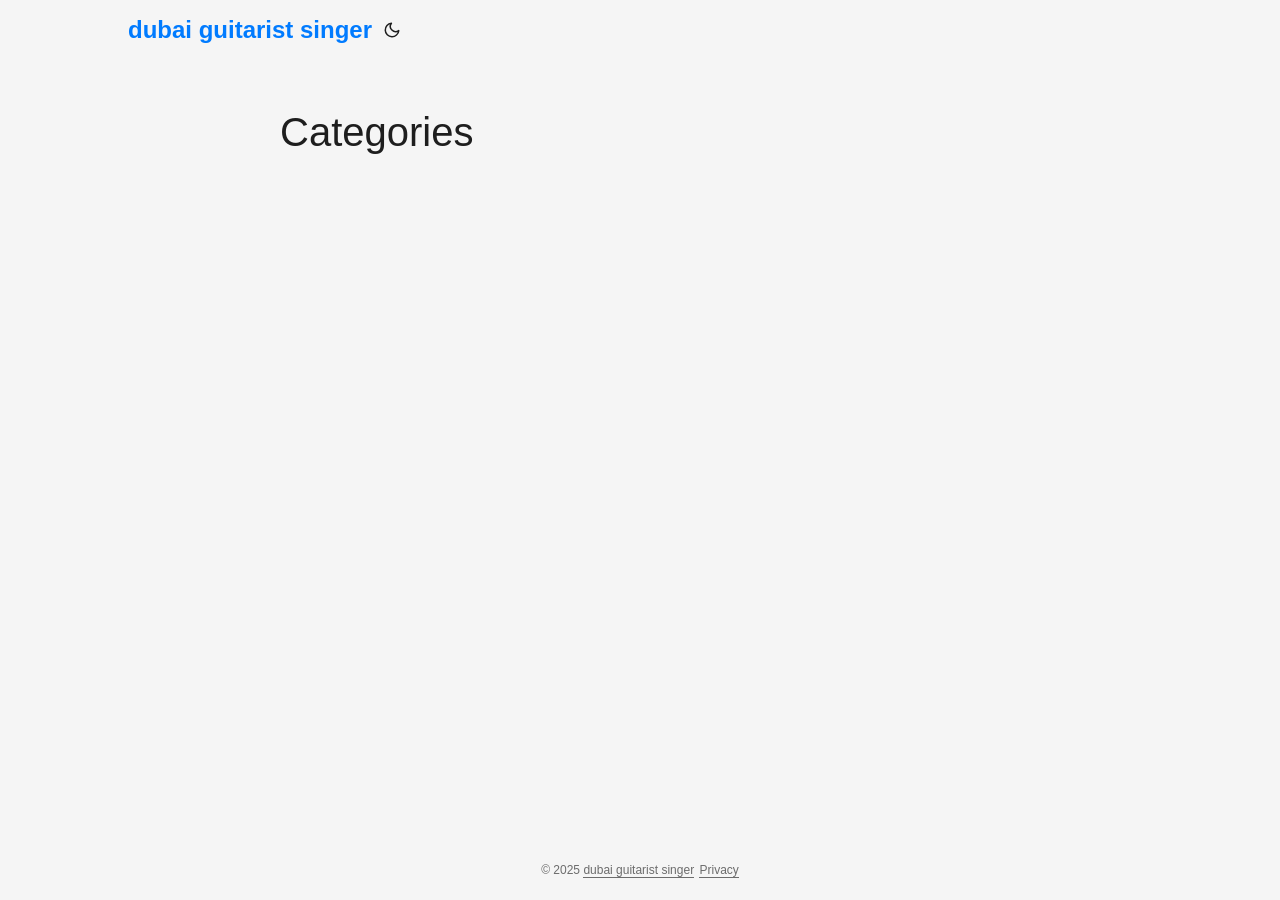
<file: categories/index.html>
<!doctype html><html lang=en dir=auto><head><meta charset=utf-8><meta http-equiv=X-UA-Compatible content="IE=edge"><meta name=viewport content="width=device-width,initial-scale=1,shrink-to-fit=no"><meta name=robots content="index, follow"><title>Categories | dubai guitarist singer</title>
<meta name=keywords content><meta name=description content="Experience Dubai's premier guitarist and singer. Elevate your event with unforgettable melodies! Book now!"><meta name=author content="Me"><link rel=canonical href=https://phildoughty.com/categories/><meta name=google-site-verification content="google-site-verification=hno8TVkdBoRtjvGBODJh6sZtUAbToJmjRJ9UoWgNYjk"><link crossorigin=anonymous href=/assets/css/stylesheet.c4868cb93355dd90762f6ee98ea4c134f7202d7f411a62b8ed609e8df3d16b6b.css integrity="sha256-xIaMuTNV3ZB2L27pjqTBNPcgLX9BGmK47WCejfPRa2s=" rel="preload stylesheet" as=style><meta name=theme-color content="#2e2e33"><meta name=msapplication-TileColor content="#2e2e33"><meta property="og:description" content="Experience Dubai's premier guitarist and singer. Elevate your event with unforgettable melodies! Book now!"><meta property="og:image" content="https://phildoughty.com/img/Dubai_Guitarist_Singer_Phil_Doughty_Smiling_Holding_Gibson_335_Guitar_300x300.jpg"><meta property="og:image:width" content="300"><meta property="og:image:height" content="300"><link rel=alternate type=application/rss+xml href=https://phildoughty.com/categories/index.xml><link rel=alternate hreflang=en href=https://phildoughty.com/categories/><noscript><style>#theme-toggle,.top-link{display:none}</style><style>@media(prefers-color-scheme:dark){:root{--theme:rgb(29, 30, 32);--entry:rgb(46, 46, 51);--primary:rgb(218, 218, 219);--secondary:rgb(155, 156, 157);--tertiary:rgb(65, 66, 68);--content:rgb(196, 196, 197);--code-block-bg:rgb(46, 46, 51);--code-bg:rgb(55, 56, 62);--border:rgb(51, 51, 51)}.list{background:var(--theme)}.list:not(.dark)::-webkit-scrollbar-track{background:0 0}.list:not(.dark)::-webkit-scrollbar-thumb{border-color:var(--theme)}}</style></noscript><script>var doNotTrack=!1;doNotTrack||(function(e,t,n,s,o,i,a){e.GoogleAnalyticsObject=o,e[o]=e[o]||function(){(e[o].q=e[o].q||[]).push(arguments)},e[o].l=1*new Date,i=t.createElement(n),a=t.getElementsByTagName(n)[0],i.async=1,i.src=s,a.parentNode.insertBefore(i,a)}(window,document,"script","https://www.google-analytics.com/analytics.js","ga"),ga("create","UA-47484607-1","auto"),ga("send","pageview"))</script><meta property="og:title" content="Categories"><meta property="og:description" content="Experience Dubai's premier guitarist and singer. Elevate your event with unforgettable melodies! Book now!"><meta property="og:type" content="website"><meta property="og:url" content="https://phildoughty.com/categories/"><meta name=twitter:card content="summary"><meta name=twitter:title content="Categories"><meta name=twitter:description content="Experience Dubai's premier guitarist and singer. Elevate your event with unforgettable melodies! Book now!"></head><body class=list id=top><script>localStorage.getItem("pref-theme")==="dark"?document.body.classList.add("dark"):localStorage.getItem("pref-theme")==="light"?document.body.classList.remove("dark"):window.matchMedia("(prefers-color-scheme: dark)").matches&&document.body.classList.add("dark")</script><header class=header><nav class=nav><div class=logo><a href=/ accesskey=h title="dubai guitarist singer (Alt + H)">dubai guitarist singer</a><div class=logo-switches><button id=theme-toggle accesskey=t title="(Alt + T)"><svg id="moon" xmlns="http://www.w3.org/2000/svg" width="24" height="18" viewBox="0 0 24 24" fill="none" stroke="currentcolor" stroke-width="2" stroke-linecap="round" stroke-linejoin="round"><path d="M21 12.79A9 9 0 1111.21 3 7 7 0 0021 12.79z"/></svg><svg id="sun" xmlns="http://www.w3.org/2000/svg" width="24" height="18" viewBox="0 0 24 24" fill="none" stroke="currentcolor" stroke-width="2" stroke-linecap="round" stroke-linejoin="round"><circle cx="12" cy="12" r="5"/><line x1="12" y1="1" x2="12" y2="3"/><line x1="12" y1="21" x2="12" y2="23"/><line x1="4.22" y1="4.22" x2="5.64" y2="5.64"/><line x1="18.36" y1="18.36" x2="19.78" y2="19.78"/><line x1="1" y1="12" x2="3" y2="12"/><line x1="21" y1="12" x2="23" y2="12"/><line x1="4.22" y1="19.78" x2="5.64" y2="18.36"/><line x1="18.36" y1="5.64" x2="19.78" y2="4.22"/></svg></button></div></div><ul id=mainmenu></ul></nav></header><main class=main><header class=page-header><h1>Categories</h1></header><ul class=terms-tags></ul></main><footer class=footer><span>&copy; 2025 <a href=/>dubai guitarist singer</a></span>
<span><a href=/privacy/>Privacy</a></span></footer><a href=#top aria-label="go to top" title="Go to Top (Alt + G)" class=top-link id=top-link accesskey=g><svg xmlns="http://www.w3.org/2000/svg" viewBox="0 0 12 6" fill="currentcolor"><path d="M12 6H0l6-6z"/></svg>
</a><script>let menu=document.getElementById("menu");menu&&(menu.scrollLeft=localStorage.getItem("menu-scroll-position"),menu.onscroll=function(){localStorage.setItem("menu-scroll-position",menu.scrollLeft)}),document.querySelectorAll('a[href^="#"]').forEach(e=>{e.addEventListener("click",function(e){e.preventDefault();var t=this.getAttribute("href").substr(1);window.matchMedia("(prefers-reduced-motion: reduce)").matches?document.querySelector(`[id='${decodeURIComponent(t)}']`).scrollIntoView():document.querySelector(`[id='${decodeURIComponent(t)}']`).scrollIntoView({behavior:"smooth"}),t==="top"?history.replaceState(null,null," "):history.pushState(null,null,`#${t}`)})})</script><script>var mybutton=document.getElementById("top-link");window.onscroll=function(){document.body.scrollTop>800||document.documentElement.scrollTop>800?(mybutton.style.visibility="visible",mybutton.style.opacity="1"):(mybutton.style.visibility="hidden",mybutton.style.opacity="0")}</script><script>document.getElementById("theme-toggle").addEventListener("click",()=>{document.body.className.includes("dark")?(document.body.classList.remove("dark"),localStorage.setItem("pref-theme","light")):(document.body.classList.add("dark"),localStorage.setItem("pref-theme","dark"))})</script></body></html>
</file>
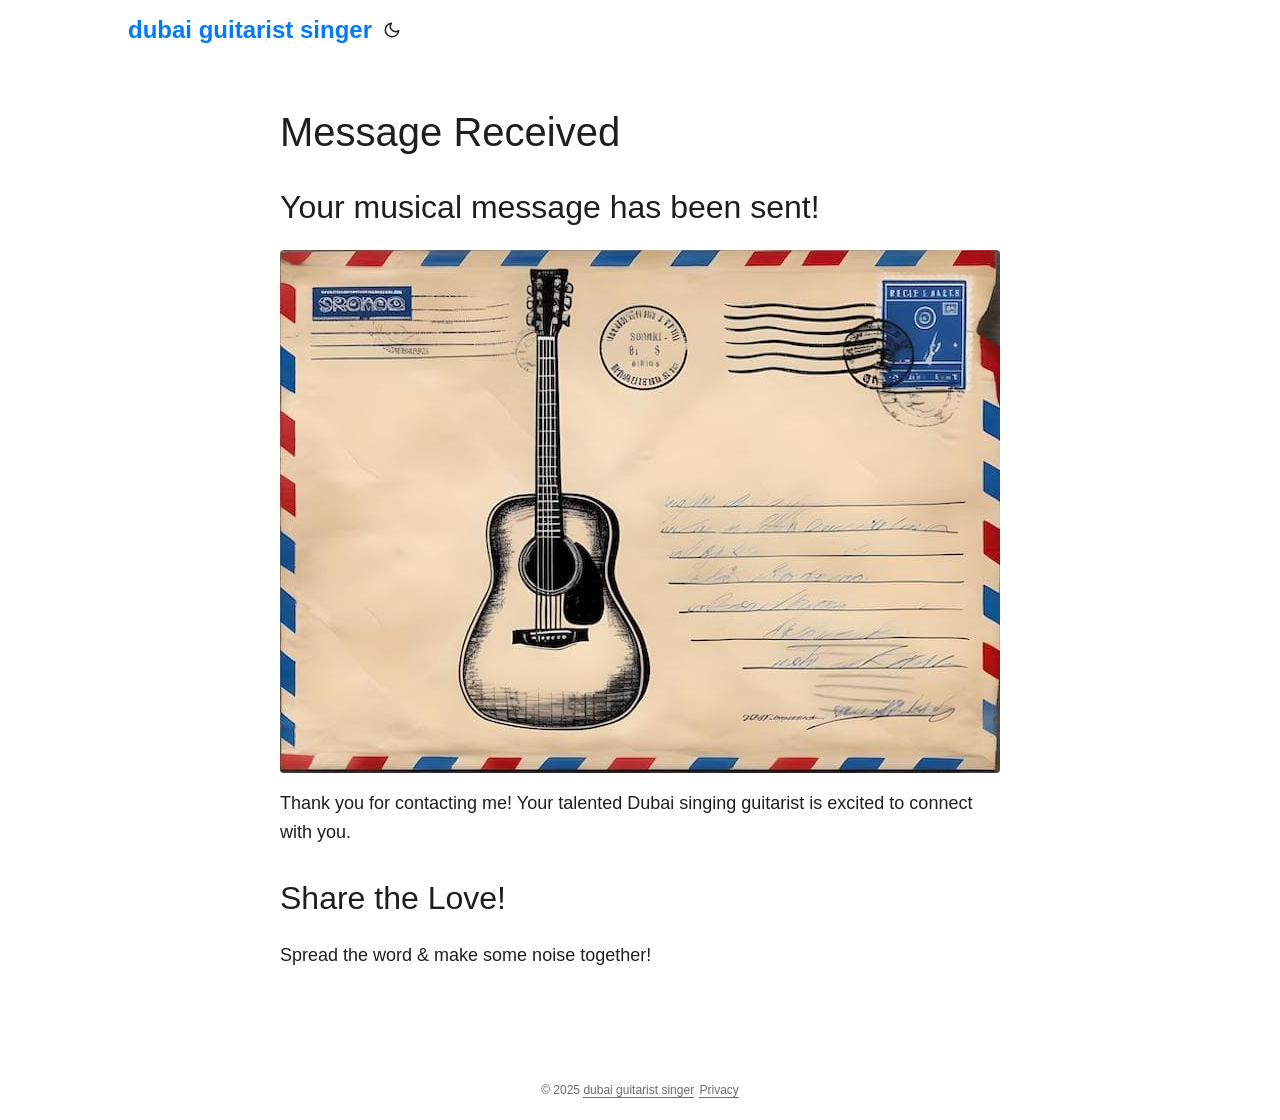
<file: contact-success/index.html>
<!doctype html><html lang=en dir=auto><head><meta charset=utf-8><meta http-equiv=X-UA-Compatible content="IE=edge"><meta name=viewport content="width=device-width,initial-scale=1,shrink-to-fit=no"><meta name=robots content="index, follow"><title>Message Received | dubai guitarist singer</title>
<meta name=keywords content><meta name=description content="Your musical message has been sent! Thank you for contacting me! Your talented Dubai singing guitarist is excited to connect with you.
Share the Love! Spread the word & make some noise together! "><meta name=author content="Me"><link rel=canonical href=https://phildoughty.com/contact-success/><meta name=google-site-verification content="google-site-verification=hno8TVkdBoRtjvGBODJh6sZtUAbToJmjRJ9UoWgNYjk"><link crossorigin=anonymous href=/assets/css/stylesheet.c4868cb93355dd90762f6ee98ea4c134f7202d7f411a62b8ed609e8df3d16b6b.css integrity="sha256-xIaMuTNV3ZB2L27pjqTBNPcgLX9BGmK47WCejfPRa2s=" rel="preload stylesheet" as=style><meta name=theme-color content="#2e2e33"><meta name=msapplication-TileColor content="#2e2e33"><meta property="og:description" content="Experience Dubai's premier guitarist and singer. Elevate your event with unforgettable melodies! Book now!"><meta property="og:image" content="https://phildoughty.com/img/Dubai_Guitarist_Singer_Phil_Doughty_Smiling_Holding_Gibson_335_Guitar_300x300.jpg"><meta property="og:image:width" content="300"><meta property="og:image:height" content="300"><link rel=alternate hreflang=en href=https://phildoughty.com/contact-success/><noscript><style>#theme-toggle,.top-link{display:none}</style><style>@media(prefers-color-scheme:dark){:root{--theme:rgb(29, 30, 32);--entry:rgb(46, 46, 51);--primary:rgb(218, 218, 219);--secondary:rgb(155, 156, 157);--tertiary:rgb(65, 66, 68);--content:rgb(196, 196, 197);--code-block-bg:rgb(46, 46, 51);--code-bg:rgb(55, 56, 62);--border:rgb(51, 51, 51)}.list{background:var(--theme)}.list:not(.dark)::-webkit-scrollbar-track{background:0 0}.list:not(.dark)::-webkit-scrollbar-thumb{border-color:var(--theme)}}</style></noscript><script>var doNotTrack=!1;doNotTrack||(function(e,t,n,s,o,i,a){e.GoogleAnalyticsObject=o,e[o]=e[o]||function(){(e[o].q=e[o].q||[]).push(arguments)},e[o].l=1*new Date,i=t.createElement(n),a=t.getElementsByTagName(n)[0],i.async=1,i.src=s,a.parentNode.insertBefore(i,a)}(window,document,"script","https://www.google-analytics.com/analytics.js","ga"),ga("create","UA-47484607-1","auto"),ga("send","pageview"))</script><meta property="og:title" content="Message Received"><meta property="og:description" content="Your musical message has been sent! Thank you for contacting me! Your talented Dubai singing guitarist is excited to connect with you.
Share the Love! Spread the word & make some noise together! "><meta property="og:type" content="article"><meta property="og:url" content="https://phildoughty.com/contact-success/"><meta property="article:section" content="contact"><meta name=twitter:card content="summary"><meta name=twitter:title content="Message Received"><meta name=twitter:description content="Your musical message has been sent! Thank you for contacting me! Your talented Dubai singing guitarist is excited to connect with you.
Share the Love! Spread the word & make some noise together! "><script type=application/ld+json>{"@context":"https://schema.org","@type":"BreadcrumbList","itemListElement":[{"@type":"ListItem","position":1,"name":"Message Received","item":"https://phildoughty.com/contact-success/"}]}</script><script type=application/ld+json>{"@context":"https://schema.org","@type":"BlogPosting","headline":"Message Received","name":"Message Received","description":"Your musical message has been sent! Thank you for contacting me! Your talented Dubai singing guitarist is excited to connect with you.\nShare the Love! Spread the word \u0026 make some noise together! ","keywords":[],"articleBody":"Your musical message has been sent! Thank you for contacting me! Your talented Dubai singing guitarist is excited to connect with you.\nShare the Love! Spread the word \u0026 make some noise together! ","wordCount":"33","inLanguage":"en","datePublished":"0001-01-01T00:00:00Z","dateModified":"0001-01-01T00:00:00Z","author":{"@type":"Person","name":"Me"},"mainEntityOfPage":{"@type":"WebPage","@id":"https://phildoughty.com/contact-success/"},"publisher":{"@type":"Organization","name":"dubai guitarist singer","logo":{"@type":"ImageObject","url":"https://phildoughty.com/img/Dubai_Guitarist_Singer_Phil_Doughty_Smiling_Holding_Gibson_335_Guitar_300x300.jpg"}}}</script></head><body id=top><script>localStorage.getItem("pref-theme")==="dark"?document.body.classList.add("dark"):localStorage.getItem("pref-theme")==="light"?document.body.classList.remove("dark"):window.matchMedia("(prefers-color-scheme: dark)").matches&&document.body.classList.add("dark")</script><header class=header><nav class=nav><div class=logo><a href=/ accesskey=h title="dubai guitarist singer (Alt + H)">dubai guitarist singer</a><div class=logo-switches><button id=theme-toggle accesskey=t title="(Alt + T)"><svg id="moon" xmlns="http://www.w3.org/2000/svg" width="24" height="18" viewBox="0 0 24 24" fill="none" stroke="currentcolor" stroke-width="2" stroke-linecap="round" stroke-linejoin="round"><path d="M21 12.79A9 9 0 1111.21 3 7 7 0 0021 12.79z"/></svg><svg id="sun" xmlns="http://www.w3.org/2000/svg" width="24" height="18" viewBox="0 0 24 24" fill="none" stroke="currentcolor" stroke-width="2" stroke-linecap="round" stroke-linejoin="round"><circle cx="12" cy="12" r="5"/><line x1="12" y1="1" x2="12" y2="3"/><line x1="12" y1="21" x2="12" y2="23"/><line x1="4.22" y1="4.22" x2="5.64" y2="5.64"/><line x1="18.36" y1="18.36" x2="19.78" y2="19.78"/><line x1="1" y1="12" x2="3" y2="12"/><line x1="21" y1="12" x2="23" y2="12"/><line x1="4.22" y1="19.78" x2="5.64" y2="18.36"/><line x1="18.36" y1="5.64" x2="19.78" y2="4.22"/></svg></button></div></div><ul id=mainmenu></ul></nav></header><main class=main><article class=post-single><header class=post-header><h1 class="post-title entry-hint-parent">Message Received</h1></header><div class=post-content><h2 id=your-musical-message-has-been-sent>Your musical message has been sent!<a hidden class=anchor aria-hidden=true href=#your-musical-message-has-been-sent>#</a></h2><p><img loading=lazy src=/img/vintage_airmail_envelope_with_sketched_acoustic_guitar_720x523.jpg alt="Vintage airmail envelope with sketched acoustic guitar" title="Vintage airmail envelope with sketched acoustic guitar">
Thank you for contacting me! Your talented Dubai singing guitarist is excited to connect with you.</p><h2 id=share-the-love>Share the Love!<a hidden class=anchor aria-hidden=true href=#share-the-love>#</a></h2><p><p class=center>Spread the word & make some noise together! </p><div class=center></div><style>#top>main>article>div>div>a.a2a_button_x,#top>main>article>div>div>a.a2a_button_linkedin,#top>main>article>div>div>a.a2a_button_whatsapp,#top>main>article>div>div>a.a2a_button_facebook{color:transparent}.a2a_svg{margin-right:12px;height:48px;line-height:32px;width:48px}</style><div class="a2a_kit a2a_kit_size_32 a2a_default_style" data-a2a-url=https://phildoughty.com/ data-a2a-title="Dubai Singing Guitarist"><a class=a2a_button_facebook></a><a class=a2a_button_whatsapp></a><a class=a2a_button_linkedin></a><a class=a2a_button_x></a></div><script>var a2a_config=a2a_config||{};a2a_config.onclick=1,a2a_config.num_services=4</script><script>!function(e,t){function b(){}var n,s,o,i,a,r,c,l,d,u,h,m,f,g,p=".Ep5bSEmr",v=e.head;"function"==typeof[].indexOf&&v&&(t.a2a=t.a2a||{},n=t.a2a_config=t.a2a_config||{},i=(s=e.currentScript)&&s.src?s.src:"",NodeList&&NodeList.prototype.forEach&&(t.a2a.init=function(t,s){void 0===s&&(s=n);var o=":not([data-a2a-url]):not(.a2a_target)";e.querySelectorAll(".a2a_dd"+o+",.a2a_kit"+o).forEach(function(e){e.matches(".a2a_kit .a2a_dd"),e.a2a_index||null!==e.getAttribute("data-a2a-url")||e.matches(".a2a_kit .a2a_dd")||(e.dataset.a2aUrl=s.linkurl||"",s.linkname&&(e.dataset.a2aTitle=s.linkname))}),delete n.linkurl,delete n.linkname},t.a2a_init=t.a2a.init,!s||s.async||s.defer||t.a2a.init("page",{linkurl:n.linkurl,linkname:n.linkname})),t.a2a.page||(t.a2a.page=!0,f=[],["init_all","svg_css"].forEach(function(e){t.a2a[e]=function(){for(var n=[],t=0;t<arguments.length;t++)n[t]=arguments[t];f.push([e,n])}}),d=(o=n.static_server)?o+"/":"https://static.addtoany.com/menu/",r=i&&-1!==i.split("/")[2].indexOf("addtoany"),c=(r=(c=!o&&r?i:d).match(/^[^?#]+\//))?r[0]:c,a=function(t,n,o){void 0===t&&(t=c+"eso"+p+".js"),void 0===n&&(n=!1);var i=e.createElement((o=void 0!==o&&o)?"link":"script"),r="module",o=(o?(o="preload",i.href=t,i.rel=n?r+o:o,n||(i.as="script")):(i.src=t,n&&(i.type=r,i.onerror=function(){return a()})),s&&s.nonce?s.nonce:null);o&&(i.nonce=o),v.appendChild(i)},h="a2a_sm_ifr",u=function(){var s,o,i="a2a_menu_container",n=e.getElementById(i);t.a2a.main=l=n||e.createElement("div"),l.id!=i&&(l.style.position="static",e.body.insertBefore(l,null)),t.addEventListener("message",function(n){var s=n.origin;s&&".addtoany.com"!==s.substr(-13)||"object"==typeof(s=n.data)&&s.a2a&&(s.h1&&(t.a2a.h1=!0),"function"==typeof(n=t.a2a.userServices)?n(s.user_services):t.a2a.userServices=s.user_services,e.getElementById(h).style.display="none")}),n=e.createElement("iframe"),i=e.createElement("div"),s=n.style,o=i.style,n.id=h,s.width=s.height=o.width=o.height="1px",s.top=s.left=s.border="0",s.position=o.position="absolute",s.zIndex=o.zIndex="100000",n.title="AddToAny Utility Frame",n.setAttribute("aria-hidden","true"),n.src="https://static.addtoany.com/menu/sm.25.html#type=core&event=load",o.top="0",o.visibility="hidden",l.insertBefore(i,null),i.insertBefore(n,null),u=b},e.body&&u(),"function"==typeof(i="".matchAll)&&i.toString().includes("[native code]")?(r=d+(o?"":"svg/"),a((i=c+(o?"":"modules/"))+"core"+p+".js",!0),d=document.createElement("link").relList.supports("modulepreload"),n.overlays&&n.overlays.length&&d&&a(i+"overlays"+p+".js",!0,!0),e.querySelector('.a2a_dd:empty,.a2a_kit [class*="a2a_button_"]:empty')&&t.a2a.h1&&a(r+"icons.37.svg.js",!1,!0)):a(),m=function(e){var n=t.a2a.core;"function"!=typeof n||e?e?e():t.a2a.core=function(e){return m(e)}:n()},o=function(){g||(g=!0,u(),m(),f.forEach(function(e){var n;(n=t.a2a)[e[0]].apply(n,e[1])}))},"loading"!==e.readyState?o():(e.addEventListener("readystatechange",o),e.addEventListener("DOMContentLoaded",o))))}(document,window)</script></p></div><footer class=post-footer><ul class=post-tags></ul></footer></article></main><footer class=footer><span>&copy; 2025 <a href=/>dubai guitarist singer</a></span>
<span><a href=/privacy/>Privacy</a></span></footer><a href=#top aria-label="go to top" title="Go to Top (Alt + G)" class=top-link id=top-link accesskey=g><svg xmlns="http://www.w3.org/2000/svg" viewBox="0 0 12 6" fill="currentcolor"><path d="M12 6H0l6-6z"/></svg>
</a><script>let menu=document.getElementById("menu");menu&&(menu.scrollLeft=localStorage.getItem("menu-scroll-position"),menu.onscroll=function(){localStorage.setItem("menu-scroll-position",menu.scrollLeft)}),document.querySelectorAll('a[href^="#"]').forEach(e=>{e.addEventListener("click",function(e){e.preventDefault();var t=this.getAttribute("href").substr(1);window.matchMedia("(prefers-reduced-motion: reduce)").matches?document.querySelector(`[id='${decodeURIComponent(t)}']`).scrollIntoView():document.querySelector(`[id='${decodeURIComponent(t)}']`).scrollIntoView({behavior:"smooth"}),t==="top"?history.replaceState(null,null," "):history.pushState(null,null,`#${t}`)})})</script><script>var mybutton=document.getElementById("top-link");window.onscroll=function(){document.body.scrollTop>800||document.documentElement.scrollTop>800?(mybutton.style.visibility="visible",mybutton.style.opacity="1"):(mybutton.style.visibility="hidden",mybutton.style.opacity="0")}</script><script>document.getElementById("theme-toggle").addEventListener("click",()=>{document.body.className.includes("dark")?(document.body.classList.remove("dark"),localStorage.setItem("pref-theme","light")):(document.body.classList.add("dark"),localStorage.setItem("pref-theme","dark"))})</script></body></html>
</file>
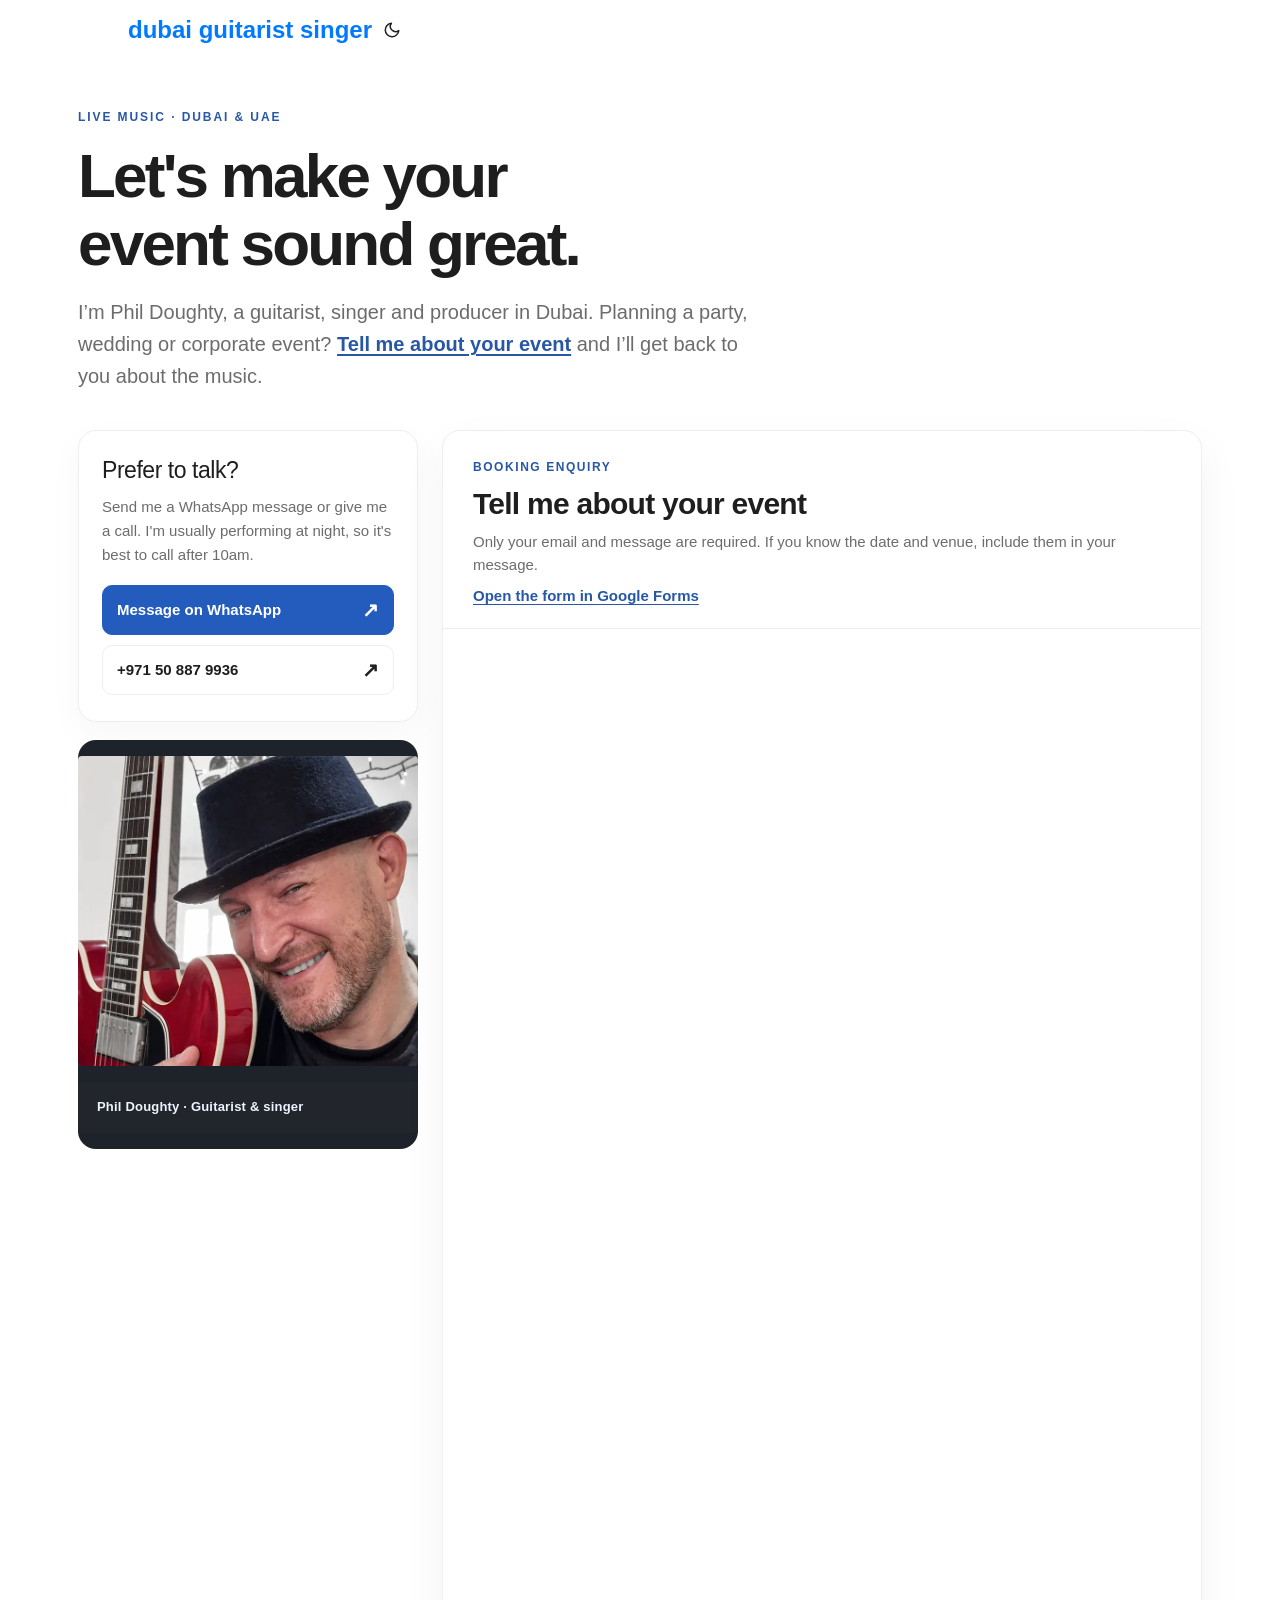
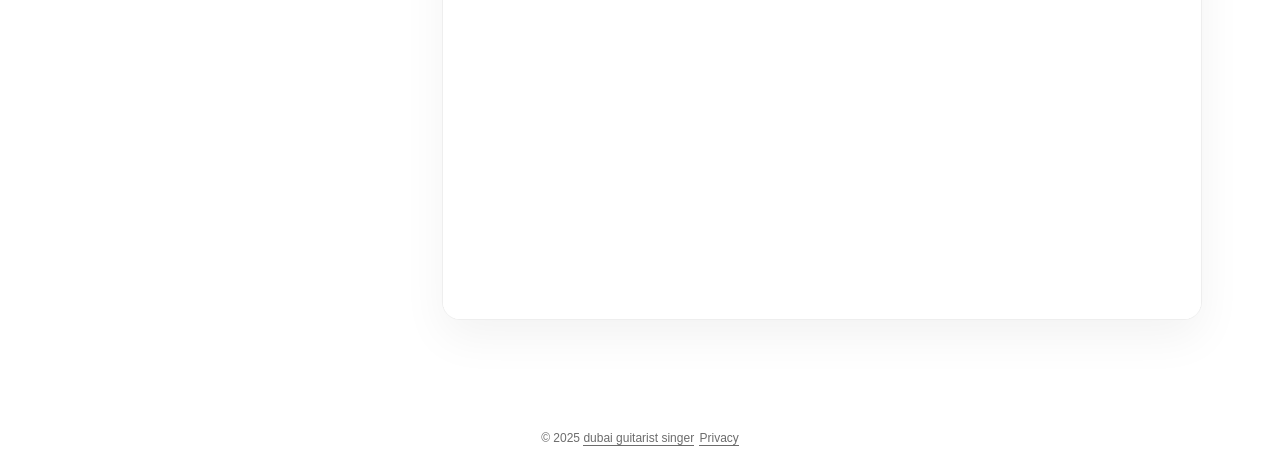
<file: contact/index.html>
<!doctype html><html lang=en dir=auto><head><meta charset=utf-8><meta http-equiv=X-UA-Compatible content="IE=edge"><meta name=viewport content="width=device-width,initial-scale=1,shrink-to-fit=no"><meta name=robots content="index, follow"><title>Contact Phil Doughty | Dubai Guitarist & Singer</title>
<meta name=description content="Contact Phil Doughty to enquire about live guitar and vocal performances in Dubai and the UAE. Share your event details using the booking form."><meta name=author content="Phil Doughty"><link rel=canonical href=https://phildoughty.com/contact/><meta name=google-site-verification content="google-site-verification=hno8TVkdBoRtjvGBODJh6sZtUAbToJmjRJ9UoWgNYjk"><link crossorigin=anonymous href=/assets/css/stylesheet.c4868cb93355dd90762f6ee98ea4c134f7202d7f411a62b8ed609e8df3d16b6b.css integrity="sha256-xIaMuTNV3ZB2L27pjqTBNPcgLX9BGmK47WCejfPRa2s=" rel="preload stylesheet" as=style><link rel="icon" href="/img/phil-doughty-icon.png" type="image/png" sizes="32x32"><meta name=theme-color content="#2e2e33"><meta name=msapplication-TileColor content="#2e2e33"><meta property="og:image" content="https://phildoughty.com/img/Dubai_Guitarist_Singer_Phil_Doughty_Smiling_Holding_Gibson_335_Guitar_300x300.jpg"><meta property="og:image:width" content="300"><meta property="og:image:height" content="300"><link rel=alternate hreflang=en href=https://phildoughty.com/contact/><noscript><style>#theme-toggle,.top-link{display:none}</style><style>@media(prefers-color-scheme:dark){:root{--theme:rgb(29, 30, 32);--entry:rgb(46, 46, 51);--primary:rgb(218, 218, 219);--secondary:rgb(155, 156, 157);--tertiary:rgb(65, 66, 68);--content:rgb(196, 196, 197);--code-block-bg:rgb(46, 46, 51);--code-bg:rgb(55, 56, 62);--border:rgb(51, 51, 51)}.contact-page:not(.dark){--contact-accent:#aac1ff}.list{background:var(--theme)}.list:not(.dark)::-webkit-scrollbar-track{background:0 0}.list:not(.dark)::-webkit-scrollbar-thumb{border-color:var(--theme)}}</style></noscript><meta property="og:title" content="Contact Phil Doughty | Dubai Guitarist & Singer"><meta property="og:description" content="Contact Phil Doughty about live guitar and singing performances in Dubai and the UAE."><meta property="og:type" content="website"><meta property="og:url" content="https://phildoughty.com/contact/"><meta name=twitter:card content="summary"><meta name=twitter:title content="Contact Phil Doughty | Dubai Guitarist & Singer"><meta name=twitter:description content="Contact Phil Doughty about live music bookings in Dubai and the UAE."><script type=application/ld+json>{"@context":"https://schema.org","@type":"BreadcrumbList","itemListElement":[{"@type":"ListItem","position":1,"name":"Home","item":"https://phildoughty.com/"},{"@type":"ListItem","position":2,"name":"Contact","item":"https://phildoughty.com/contact/"}]}</script><script type=application/ld+json>{"@context":"https://schema.org","@type":"ContactPage","name":"Contact Phil Doughty","description":"Contact Phil Doughty about live guitar and singing performances in Dubai and the UAE.","url":"https://phildoughty.com/contact/"}</script><style>
.contact-page{--contact-accent:#2857a6}
.contact-page.dark{--contact-accent:#aac1ff}

.contact-page .main{max-width:1180px;padding:48px 28px 88px}
.contact-page .post-content{color:var(--content)}
.contact-page .contact-kicker{color:var(--contact-accent);text-transform:uppercase;letter-spacing:.16em;font-size:12px;font-weight:750;margin:0 0 15px}
.contact-page .contact-hero{max-width:850px;margin:0 0 38px}
.contact-page .contact-hero h1{color:var(--primary);font-size:clamp(36px,5.2vw,62px);letter-spacing:-.045em;line-height:1.09;font-weight:750;margin:0 0 19px;text-wrap:balance}
.contact-page .contact-hero .contact-intro{font-size:clamp(17px,2vw,20px);color:var(--secondary);line-height:1.6;max-width:670px}
.contact-page .contact-grid{display:grid;grid-template-columns:minmax(260px,340px) minmax(0,1fr);gap:24px;align-items:start}
.contact-page .contact-side{display:grid;gap:18px;min-width:0}
.contact-page .contact-photo{margin:0;overflow:hidden;border-radius:18px;background:#1e222b}
.contact-page .contact-photo img{width:100%;height:310px;object-fit:cover;object-position:center 32%;display:block}
.contact-page .contact-photo figcaption{padding:15px 19px;color:#edf3ff;font-size:13px;letter-spacing:.015em;background:#23252c}
.contact-page .contact-card{border:1px solid var(--border);border-radius:18px;background:var(--entry);padding:26px 23px;box-shadow:0 12px 34px rgba(0,0,0,.035)}
.contact-page .contact-card h2{color:var(--primary);font-size:23px;letter-spacing:-.02em;margin:0 0 10px}
.contact-page .contact-card p{color:var(--secondary);font-size:15px;line-height:1.6;margin:0 0 18px}
.contact-page .contact-actions{display:grid;gap:10px}
.contact-page .contact-actions a{display:flex;align-items:center;justify-content:space-between;padding:12px 14px;border:1px solid var(--border);border-radius:10px;background:var(--theme);font-size:15px;font-weight:650;color:var(--primary);box-shadow:none;text-decoration:none}
.contact-page .contact-actions a:first-child{color:white;background:#245cbd;border-color:#245cbd}
.contact-page .contact-actions a:hover{text-decoration:underline;text-underline-offset:3px}
.contact-page :where(a,button):focus-visible{outline:3px solid var(--contact-accent);outline-offset:3px}
.contact-page .contact-actions a span:last-child{font-size:20px;line-height:1}
.contact-page .contact-form-panel{min-width:0;border:1px solid var(--border);border-radius:18px;background:var(--entry);overflow:hidden;box-shadow:0 18px 45px rgba(0,0,0,.05)}
.contact-page .contact-form-heading{padding:27px 30px 20px;border-bottom:1px solid var(--border)}
.contact-page .contact-form-heading .contact-form-label{font-size:12px;font-weight:750;letter-spacing:.13em;text-transform:uppercase;color:var(--contact-accent);margin:0 0 9px}
.contact-page .contact-form-heading h2{font-size:clamp(23px,3vw,30px);font-weight:720;letter-spacing:-.025em;margin:0 0 8px;color:var(--primary)}
.contact-page .contact-form-heading p{font-size:15px;color:var(--secondary);line-height:1.55;margin:0}
.contact-page .contact-form-heading .contact-form-fallback{margin-top:8px}
.contact-page .contact-embed{background:#fff;padding:0;min-width:0}
.contact-page .contact-embed iframe{display:block;width:100%;height:1290px;border:0;background:#fff}
.contact-page .contact-form-link{font-weight:650;color:var(--contact-accent);box-shadow:none;text-underline-offset:3px;text-decoration:underline}
.contact-page .contact-form-link:hover{text-decoration-thickness:2px}
@media (max-width:900px){
 .contact-page .main{padding:34px 20px 70px}
 .contact-page .contact-grid{grid-template-columns:minmax(0,1fr)}
 .contact-page .contact-side{grid-template-columns:minmax(0,1fr) minmax(0,240px);align-items:start}
 .contact-page .contact-photo img{height:225px}
}
@media (max-width:600px){
 .contact-page .main{padding:29px 14px 60px}
 .contact-page .contact-hero{margin-bottom:28px}
 .contact-page .contact-hero h1{font-size:clamp(32px,9vw,44px)}
 .contact-page .contact-grid{gap:20px}
 .contact-page .contact-side{grid-template-columns:minmax(0,1fr)}
 .contact-page .contact-photo img{height:210px;object-position:center 30%}
 .contact-page .contact-card{padding:21px 19px}
 .contact-page .contact-form-heading{padding:22px 18px 16px}
 .contact-page .contact-embed iframe{height:1340px}
}
@media (max-width:350px){.contact-page .contact-embed iframe{height:1400px}}
</style></head><body class="contact-page" id=top><script>localStorage.getItem("pref-theme")==="dark"?document.body.classList.add("dark"):localStorage.getItem("pref-theme")==="light"?document.body.classList.remove("dark"):window.matchMedia("(prefers-color-scheme: dark)").matches&&document.body.classList.add("dark")</script><header class=header><nav class=nav><div class=logo><a href=/ accesskey=h title="dubai guitarist singer (Alt + H)">dubai guitarist singer</a><div class=logo-switches><button id=theme-toggle type=button accesskey=t aria-label="Toggle color theme" title="Toggle color theme (Alt + T)"><svg aria-hidden="true" id="moon" xmlns="http://www.w3.org/2000/svg" width="24" height="18" viewBox="0 0 24 24" fill="none" stroke="currentcolor" stroke-width="2" stroke-linecap="round" stroke-linejoin="round"><path d="M21 12.79A9 9 0 1111.21 3 7 7 0 0021 12.79z"/></svg><svg aria-hidden="true" id="sun" xmlns="http://www.w3.org/2000/svg" width="24" height="18" viewBox="0 0 24 24" fill="none" stroke="currentcolor" stroke-width="2" stroke-linecap="round" stroke-linejoin="round"><circle cx="12" cy="12" r="5"/><line x1="12" y1="1" x2="12" y2="3"/><line x1="12" y1="21" x2="12" y2="23"/><line x1="4.22" y1="4.22" x2="5.64" y2="5.64"/><line x1="18.36" y1="18.36" x2="19.78" y2="19.78"/><line x1="1" y1="12" x2="3" y2="12"/><line x1="21" y1="12" x2="23" y2="12"/><line x1="4.22" y1="19.78" x2="5.64" y2="18.36"/><line x1="18.36" y1="5.64" x2="19.78" y2="4.22"/></svg></button></div></div><ul id=mainmenu></ul></nav></header><main class="main"><article class="post-single">
<header class="contact-hero">
<p class="contact-kicker">LIVE MUSIC &middot; DUBAI &amp; UAE</p>
<h1>Let's make your event sound great.</h1>
<p class="contact-intro">I’m Phil Doughty, a guitarist, singer and producer in Dubai. Planning a party, wedding or corporate event? <a class="contact-form-link" href="#booking-heading">Tell me about your event</a> and I’ll get back to you about the music.</p>
</header>
<div class="post-content contact-grid">
<aside class="contact-side" aria-label="Other ways to get in touch">
<section class="contact-card" aria-labelledby="contact-direct-title">
<h2 id="contact-direct-title">Prefer to talk?</h2>
<p>Send me a WhatsApp message or give me a call. I'm usually performing at night, so it's best to call after 10am.</p>
<div class="contact-actions">
<a href="https://wa.me/971508879936?text=Hi%20Phil%2C%20I%27m%20interested%20in%20booking%20you%20for%20an%20event." rel="noopener noreferrer">Message on WhatsApp <span aria-hidden="true">&#8599;</span></a>
<a href="tel:+971508879936">+971 50 887 9936 <span aria-hidden="true">&#8599;</span></a>
</div>
</section>
<figure class="contact-photo">
<img src="/img/Dubai_Guitarist_Singer_Phil_Doughty_Smiling_Holding_Gibson_335_Guitar_720x720.webp" width="720" height="720" alt="Phil Doughty holding a red Gibson guitar" fetchpriority="high">
<figcaption>Phil Doughty &middot; Guitarist &amp; singer</figcaption>
</figure>

</aside>
<section class="contact-form-panel" aria-labelledby="booking-heading">
<div class="contact-form-heading">
<p class="contact-form-label">BOOKING ENQUIRY</p>
<h2 id="booking-heading" tabindex="-1">Tell me about your event</h2>
<p>Only your email and message are required. If you know the date and venue, include them in your message.</p>
<p class="contact-form-fallback"><a class="contact-form-link" href="https://docs.google.com/forms/d/e/1FAIpQLSd4Ucvedcgkfyl03aC4yw0hYejVVUnoVotIh4JQB6Flzf9JCw/viewform?hl=en">Open the form in Google Forms</a></p>
</div>
<div class="contact-embed">
<iframe title="Booking enquiries form" src="https://docs.google.com/forms/d/e/1FAIpQLSd4Ucvedcgkfyl03aC4yw0hYejVVUnoVotIh4JQB6Flzf9JCw/viewform?embedded=true&amp;hl=en" width="640" height="1290" loading="lazy"></iframe>
</div>
</section>
</div></article></main><footer class=footer><span>&copy; 2025 <a href=/>dubai guitarist singer</a></span>
<span><a href=/privacy/>Privacy</a></span></footer><a href=#top aria-label="go to top" title="Go to Top (Alt + G)" class=top-link id=top-link accesskey=g><svg xmlns="http://www.w3.org/2000/svg" viewBox="0 0 12 6" fill="currentcolor"><path d="M12 6H0l6-6z"/></svg>
</a><script>let menu=document.getElementById("menu");menu&&(menu.scrollLeft=localStorage.getItem("menu-scroll-position"),menu.onscroll=function(){localStorage.setItem("menu-scroll-position",menu.scrollLeft)}),document.querySelectorAll('a[href="#top"]').forEach(e=>{e.addEventListener("click",function(e){e.preventDefault();var t=this.getAttribute("href").substr(1);window.matchMedia("(prefers-reduced-motion: reduce)").matches?document.querySelector(`[id='${decodeURIComponent(t)}']`).scrollIntoView():document.querySelector(`[id='${decodeURIComponent(t)}']`).scrollIntoView({behavior:"smooth"}),t==="top"?history.replaceState(null,null," "):history.pushState(null,null,`#${t}`)})})</script><script>var mybutton=document.getElementById("top-link");window.onscroll=function(){document.body.scrollTop>800||document.documentElement.scrollTop>800?(mybutton.style.visibility="visible",mybutton.style.opacity="1"):(mybutton.style.visibility="hidden",mybutton.style.opacity="0")}</script><script>document.getElementById("theme-toggle").addEventListener("click",()=>{document.body.className.includes("dark")?(document.body.classList.remove("dark"),localStorage.setItem("pref-theme","light")):(document.body.classList.add("dark"),localStorage.setItem("pref-theme","dark"))})</script></body></html>
</file>
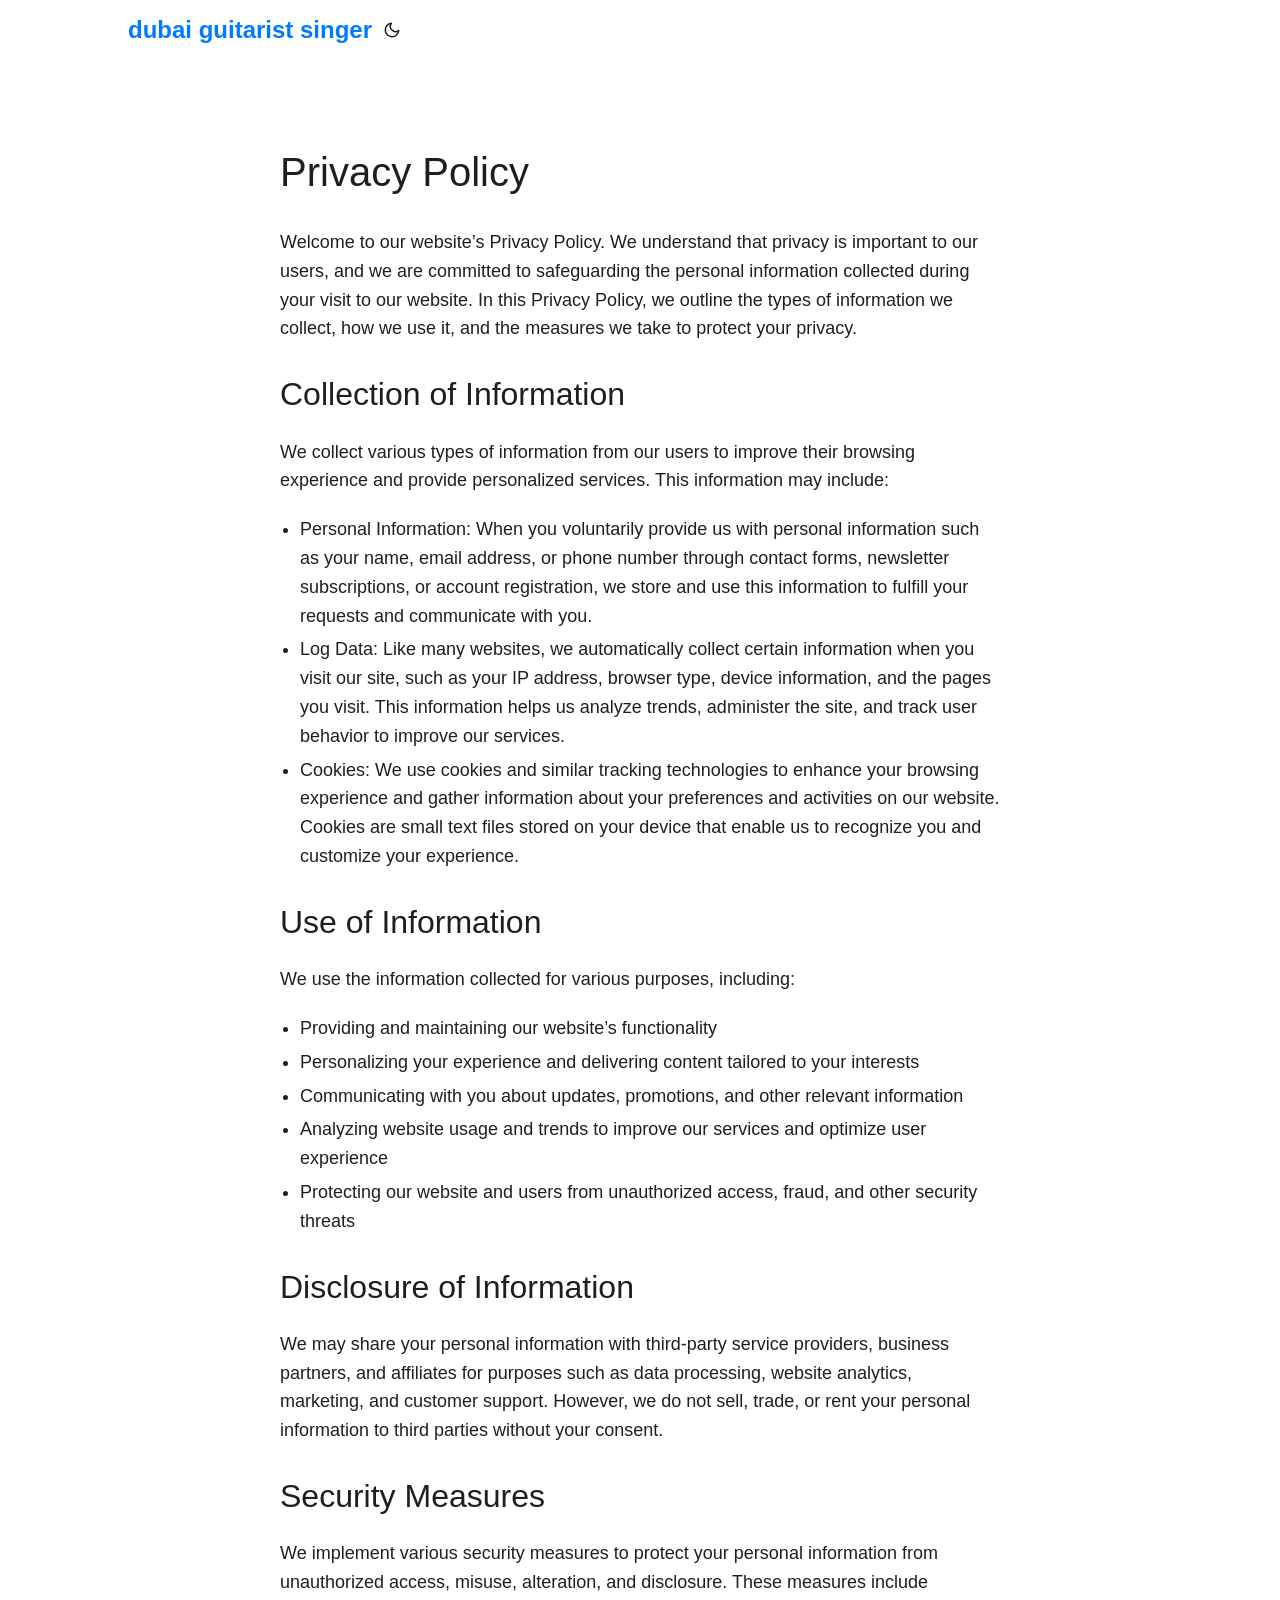
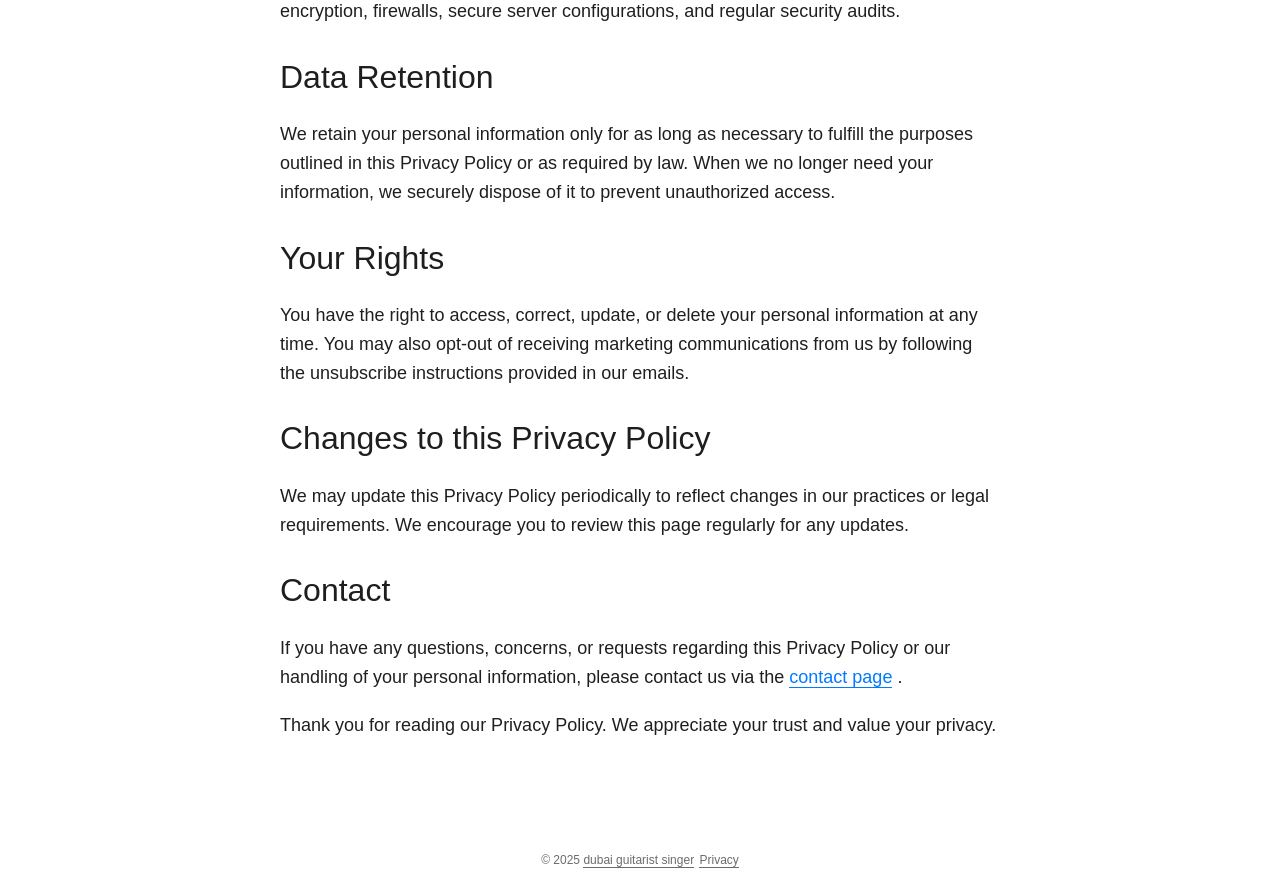
<file: privacy/index.html>
<!doctype html><html lang=en dir=auto><head><meta charset=utf-8><meta http-equiv=X-UA-Compatible content="IE=edge"><meta name=viewport content="width=device-width,initial-scale=1,shrink-to-fit=no"><meta name=robots content="index, follow"><title>dubai guitarist singer</title>
<meta name=keywords content><meta name=description content="Privacy Policy Welcome to our website&rsquo;s Privacy Policy. We understand that privacy is important to our users, and we are committed to safeguarding the personal information collected during your visit to our website. In this Privacy Policy, we outline the types of information we collect, how we use it, and the measures we take to protect your privacy.
Collection of Information We collect various types of information from our users to improve their browsing experience and provide personalized services."><meta name=author content="Me"><link rel=canonical href=https://phildoughty.com/privacy/><meta name=google-site-verification content="google-site-verification=hno8TVkdBoRtjvGBODJh6sZtUAbToJmjRJ9UoWgNYjk"><link crossorigin=anonymous href=/assets/css/stylesheet.c4868cb93355dd90762f6ee98ea4c134f7202d7f411a62b8ed609e8df3d16b6b.css integrity="sha256-xIaMuTNV3ZB2L27pjqTBNPcgLX9BGmK47WCejfPRa2s=" rel="preload stylesheet" as=style><meta name=theme-color content="#2e2e33"><meta name=msapplication-TileColor content="#2e2e33"><meta property="og:description" content="Experience Dubai's premier guitarist and singer. Elevate your event with unforgettable melodies! Book now!"><meta property="og:image" content="https://phildoughty.com/img/Dubai_Guitarist_Singer_Phil_Doughty_Smiling_Holding_Gibson_335_Guitar_300x300.jpg"><meta property="og:image:width" content="300"><meta property="og:image:height" content="300"><link rel=alternate hreflang=en href=https://phildoughty.com/privacy/><noscript><style>#theme-toggle,.top-link{display:none}</style><style>@media(prefers-color-scheme:dark){:root{--theme:rgb(29, 30, 32);--entry:rgb(46, 46, 51);--primary:rgb(218, 218, 219);--secondary:rgb(155, 156, 157);--tertiary:rgb(65, 66, 68);--content:rgb(196, 196, 197);--code-block-bg:rgb(46, 46, 51);--code-bg:rgb(55, 56, 62);--border:rgb(51, 51, 51)}.list{background:var(--theme)}.list:not(.dark)::-webkit-scrollbar-track{background:0 0}.list:not(.dark)::-webkit-scrollbar-thumb{border-color:var(--theme)}}</style></noscript><script>var doNotTrack=!1;doNotTrack||(function(e,t,n,s,o,i,a){e.GoogleAnalyticsObject=o,e[o]=e[o]||function(){(e[o].q=e[o].q||[]).push(arguments)},e[o].l=1*new Date,i=t.createElement(n),a=t.getElementsByTagName(n)[0],i.async=1,i.src=s,a.parentNode.insertBefore(i,a)}(window,document,"script","https://www.google-analytics.com/analytics.js","ga"),ga("create","UA-47484607-1","auto"),ga("send","pageview"))</script><meta property="og:title" content><meta property="og:description" content="Privacy Policy Welcome to our website&rsquo;s Privacy Policy. We understand that privacy is important to our users, and we are committed to safeguarding the personal information collected during your visit to our website. In this Privacy Policy, we outline the types of information we collect, how we use it, and the measures we take to protect your privacy.
Collection of Information We collect various types of information from our users to improve their browsing experience and provide personalized services."><meta property="og:type" content="article"><meta property="og:url" content="https://phildoughty.com/privacy/"><meta property="article:section" content><meta name=twitter:card content="summary"><meta name=twitter:title content><meta name=twitter:description content="Privacy Policy Welcome to our website&rsquo;s Privacy Policy. We understand that privacy is important to our users, and we are committed to safeguarding the personal information collected during your visit to our website. In this Privacy Policy, we outline the types of information we collect, how we use it, and the measures we take to protect your privacy.
Collection of Information We collect various types of information from our users to improve their browsing experience and provide personalized services."><script type=application/ld+json>{"@context":"https://schema.org","@type":"BreadcrumbList","itemListElement":[{"@type":"ListItem","position":1,"name":"","item":"https://phildoughty.com/privacy/"}]}</script><script type=application/ld+json>{"@context":"https://schema.org","@type":"BlogPosting","headline":"","name":"","description":"Privacy Policy Welcome to our website\u0026rsquo;s Privacy Policy. We understand that privacy is important to our users, and we are committed to safeguarding the personal information collected during your visit to our website. In this Privacy Policy, we outline the types of information we collect, how we use it, and the measures we take to protect your privacy.\nCollection of Information We collect various types of information from our users to improve their browsing experience and provide personalized services.","keywords":[],"articleBody":"Privacy Policy Welcome to our website’s Privacy Policy. We understand that privacy is important to our users, and we are committed to safeguarding the personal information collected during your visit to our website. In this Privacy Policy, we outline the types of information we collect, how we use it, and the measures we take to protect your privacy.\nCollection of Information We collect various types of information from our users to improve their browsing experience and provide personalized services. This information may include:\nPersonal Information: When you voluntarily provide us with personal information such as your name, email address, or phone number through contact forms, newsletter subscriptions, or account registration, we store and use this information to fulfill your requests and communicate with you.\nLog Data: Like many websites, we automatically collect certain information when you visit our site, such as your IP address, browser type, device information, and the pages you visit. This information helps us analyze trends, administer the site, and track user behavior to improve our services.\nCookies: We use cookies and similar tracking technologies to enhance your browsing experience and gather information about your preferences and activities on our website. Cookies are small text files stored on your device that enable us to recognize you and customize your experience.\nUse of Information We use the information collected for various purposes, including:\nProviding and maintaining our website’s functionality Personalizing your experience and delivering content tailored to your interests Communicating with you about updates, promotions, and other relevant information Analyzing website usage and trends to improve our services and optimize user experience Protecting our website and users from unauthorized access, fraud, and other security threats Disclosure of Information We may share your personal information with third-party service providers, business partners, and affiliates for purposes such as data processing, website analytics, marketing, and customer support. However, we do not sell, trade, or rent your personal information to third parties without your consent.\nSecurity Measures We implement various security measures to protect your personal information from unauthorized access, misuse, alteration, and disclosure. These measures include encryption, firewalls, secure server configurations, and regular security audits.\nData Retention We retain your personal information only for as long as necessary to fulfill the purposes outlined in this Privacy Policy or as required by law. When we no longer need your information, we securely dispose of it to prevent unauthorized access.\nYour Rights You have the right to access, correct, update, or delete your personal information at any time. You may also opt-out of receiving marketing communications from us by following the unsubscribe instructions provided in our emails.\nChanges to this Privacy Policy We may update this Privacy Policy periodically to reflect changes in our practices or legal requirements. We encourage you to review this page regularly for any updates.\nContact If you have any questions, concerns, or requests regarding this Privacy Policy or our handling of your personal information, please contact us via the contact page .\nThank you for reading our Privacy Policy. We appreciate your trust and value your privacy.\n","wordCount":"509","inLanguage":"en","datePublished":"0001-01-01T00:00:00Z","dateModified":"0001-01-01T00:00:00Z","author":{"@type":"Person","name":"Me"},"mainEntityOfPage":{"@type":"WebPage","@id":"https://phildoughty.com/privacy/"},"publisher":{"@type":"Organization","name":"dubai guitarist singer","logo":{"@type":"ImageObject","url":"https://phildoughty.com/img/Dubai_Guitarist_Singer_Phil_Doughty_Smiling_Holding_Gibson_335_Guitar_300x300.jpg"}}}</script></head><body id=top><script>localStorage.getItem("pref-theme")==="dark"?document.body.classList.add("dark"):localStorage.getItem("pref-theme")==="light"?document.body.classList.remove("dark"):window.matchMedia("(prefers-color-scheme: dark)").matches&&document.body.classList.add("dark")</script><header class=header><nav class=nav><div class=logo><a href=/ accesskey=h title="dubai guitarist singer (Alt + H)">dubai guitarist singer</a><div class=logo-switches><button id=theme-toggle accesskey=t title="(Alt + T)"><svg id="moon" xmlns="http://www.w3.org/2000/svg" width="24" height="18" viewBox="0 0 24 24" fill="none" stroke="currentcolor" stroke-width="2" stroke-linecap="round" stroke-linejoin="round"><path d="M21 12.79A9 9 0 1111.21 3 7 7 0 0021 12.79z"/></svg><svg id="sun" xmlns="http://www.w3.org/2000/svg" width="24" height="18" viewBox="0 0 24 24" fill="none" stroke="currentcolor" stroke-width="2" stroke-linecap="round" stroke-linejoin="round"><circle cx="12" cy="12" r="5"/><line x1="12" y1="1" x2="12" y2="3"/><line x1="12" y1="21" x2="12" y2="23"/><line x1="4.22" y1="4.22" x2="5.64" y2="5.64"/><line x1="18.36" y1="18.36" x2="19.78" y2="19.78"/><line x1="1" y1="12" x2="3" y2="12"/><line x1="21" y1="12" x2="23" y2="12"/><line x1="4.22" y1="19.78" x2="5.64" y2="18.36"/><line x1="18.36" y1="5.64" x2="19.78" y2="4.22"/></svg></button></div></div><ul id=mainmenu></ul></nav></header><main class=main><article class=post-single><header class=post-header><h1 class="post-title entry-hint-parent"></h1></header><div class=post-content><h1 id=privacy-policy>Privacy Policy<a hidden class=anchor aria-hidden=true href=#privacy-policy>#</a></h1><p>Welcome to our website&rsquo;s Privacy Policy. We understand that privacy is important to our users, and we are committed to safeguarding the personal information collected during your visit to our website. In this Privacy Policy, we outline the types of information we collect, how we use it, and the measures we take to protect your privacy.</p><h2 id=collection-of-information>Collection of Information<a hidden class=anchor aria-hidden=true href=#collection-of-information>#</a></h2><p>We collect various types of information from our users to improve their browsing experience and provide personalized services. This information may include:</p><ul><li><p>Personal Information: When you voluntarily provide us with personal information such as your name, email address, or phone number through contact forms, newsletter subscriptions, or account registration, we store and use this information to fulfill your requests and communicate with you.</p></li><li><p>Log Data: Like many websites, we automatically collect certain information when you visit our site, such as your IP address, browser type, device information, and the pages you visit. This information helps us analyze trends, administer the site, and track user behavior to improve our services.</p></li><li><p>Cookies: We use cookies and similar tracking technologies to enhance your browsing experience and gather information about your preferences and activities on our website. Cookies are small text files stored on your device that enable us to recognize you and customize your experience.</p></li></ul><h2 id=use-of-information>Use of Information<a hidden class=anchor aria-hidden=true href=#use-of-information>#</a></h2><p>We use the information collected for various purposes, including:</p><ul><li>Providing and maintaining our website&rsquo;s functionality</li><li>Personalizing your experience and delivering content tailored to your interests</li><li>Communicating with you about updates, promotions, and other relevant information</li><li>Analyzing website usage and trends to improve our services and optimize user experience</li><li>Protecting our website and users from unauthorized access, fraud, and other security threats</li></ul><h2 id=disclosure-of-information>Disclosure of Information<a hidden class=anchor aria-hidden=true href=#disclosure-of-information>#</a></h2><p>We may share your personal information with third-party service providers, business partners, and affiliates for purposes such as data processing, website analytics, marketing, and customer support. However, we do not sell, trade, or rent your personal information to third parties without your consent.</p><h2 id=security-measures>Security Measures<a hidden class=anchor aria-hidden=true href=#security-measures>#</a></h2><p>We implement various security measures to protect your personal information from unauthorized access, misuse, alteration, and disclosure. These measures include encryption, firewalls, secure server configurations, and regular security audits.</p><h2 id=data-retention>Data Retention<a hidden class=anchor aria-hidden=true href=#data-retention>#</a></h2><p>We retain your personal information only for as long as necessary to fulfill the purposes outlined in this Privacy Policy or as required by law. When we no longer need your information, we securely dispose of it to prevent unauthorized access.</p><h2 id=your-rights>Your Rights<a hidden class=anchor aria-hidden=true href=#your-rights>#</a></h2><p>You have the right to access, correct, update, or delete your personal information at any time. You may also opt-out of receiving marketing communications from us by following the unsubscribe instructions provided in our emails.</p><h2 id=changes-to-this-privacy-policy>Changes to this Privacy Policy<a hidden class=anchor aria-hidden=true href=#changes-to-this-privacy-policy>#</a></h2><p>We may update this Privacy Policy periodically to reflect changes in our practices or legal requirements. We encourage you to review this page regularly for any updates.</p><h2 id=contact>Contact<a hidden class=anchor aria-hidden=true href=#contact>#</a></h2><p>If you have any questions, concerns, or requests regarding this Privacy Policy or our handling of your personal information, please contact us via the <a href=/contact>contact page</a>
.</p><p>Thank you for reading our Privacy Policy. We appreciate your trust and value your privacy.</p></div><footer class=post-footer><ul class=post-tags></ul></footer></article></main><footer class=footer><span>&copy; 2025 <a href=/>dubai guitarist singer</a></span>
<span><a href=/privacy/>Privacy</a></span></footer><a href=#top aria-label="go to top" title="Go to Top (Alt + G)" class=top-link id=top-link accesskey=g><svg xmlns="http://www.w3.org/2000/svg" viewBox="0 0 12 6" fill="currentcolor"><path d="M12 6H0l6-6z"/></svg>
</a><script>let menu=document.getElementById("menu");menu&&(menu.scrollLeft=localStorage.getItem("menu-scroll-position"),menu.onscroll=function(){localStorage.setItem("menu-scroll-position",menu.scrollLeft)}),document.querySelectorAll('a[href^="#"]').forEach(e=>{e.addEventListener("click",function(e){e.preventDefault();var t=this.getAttribute("href").substr(1);window.matchMedia("(prefers-reduced-motion: reduce)").matches?document.querySelector(`[id='${decodeURIComponent(t)}']`).scrollIntoView():document.querySelector(`[id='${decodeURIComponent(t)}']`).scrollIntoView({behavior:"smooth"}),t==="top"?history.replaceState(null,null," "):history.pushState(null,null,`#${t}`)})})</script><script>var mybutton=document.getElementById("top-link");window.onscroll=function(){document.body.scrollTop>800||document.documentElement.scrollTop>800?(mybutton.style.visibility="visible",mybutton.style.opacity="1"):(mybutton.style.visibility="hidden",mybutton.style.opacity="0")}</script><script>document.getElementById("theme-toggle").addEventListener("click",()=>{document.body.className.includes("dark")?(document.body.classList.remove("dark"),localStorage.setItem("pref-theme","light")):(document.body.classList.add("dark"),localStorage.setItem("pref-theme","dark"))})</script></body></html>
</file>
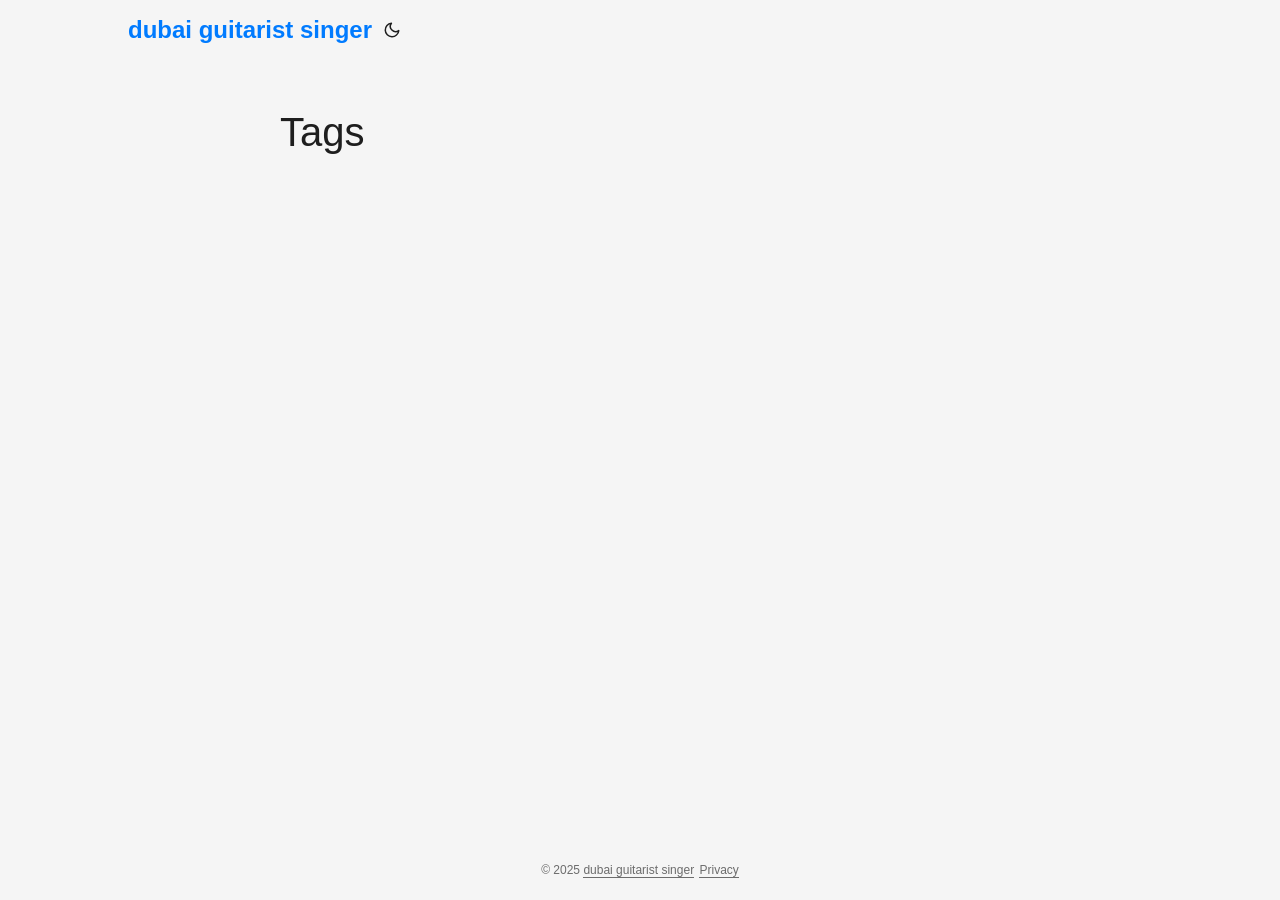
<file: tags/index.html>
<!doctype html><html lang=en dir=auto><head><meta charset=utf-8><meta http-equiv=X-UA-Compatible content="IE=edge"><meta name=viewport content="width=device-width,initial-scale=1,shrink-to-fit=no"><meta name=robots content="index, follow"><title>Tags | dubai guitarist singer</title>
<meta name=keywords content><meta name=description content="Experience Dubai's premier guitarist and singer. Elevate your event with unforgettable melodies! Book now!"><meta name=author content="Me"><link rel=canonical href=https://phildoughty.com/tags/><meta name=google-site-verification content="google-site-verification=hno8TVkdBoRtjvGBODJh6sZtUAbToJmjRJ9UoWgNYjk"><link crossorigin=anonymous href=/assets/css/stylesheet.c4868cb93355dd90762f6ee98ea4c134f7202d7f411a62b8ed609e8df3d16b6b.css integrity="sha256-xIaMuTNV3ZB2L27pjqTBNPcgLX9BGmK47WCejfPRa2s=" rel="preload stylesheet" as=style><meta name=theme-color content="#2e2e33"><meta name=msapplication-TileColor content="#2e2e33"><meta property="og:description" content="Experience Dubai's premier guitarist and singer. Elevate your event with unforgettable melodies! Book now!"><meta property="og:image" content="https://phildoughty.com/img/Dubai_Guitarist_Singer_Phil_Doughty_Smiling_Holding_Gibson_335_Guitar_300x300.jpg"><meta property="og:image:width" content="300"><meta property="og:image:height" content="300"><link rel=alternate type=application/rss+xml href=https://phildoughty.com/tags/index.xml><link rel=alternate hreflang=en href=https://phildoughty.com/tags/><noscript><style>#theme-toggle,.top-link{display:none}</style><style>@media(prefers-color-scheme:dark){:root{--theme:rgb(29, 30, 32);--entry:rgb(46, 46, 51);--primary:rgb(218, 218, 219);--secondary:rgb(155, 156, 157);--tertiary:rgb(65, 66, 68);--content:rgb(196, 196, 197);--code-block-bg:rgb(46, 46, 51);--code-bg:rgb(55, 56, 62);--border:rgb(51, 51, 51)}.list{background:var(--theme)}.list:not(.dark)::-webkit-scrollbar-track{background:0 0}.list:not(.dark)::-webkit-scrollbar-thumb{border-color:var(--theme)}}</style></noscript><script>var doNotTrack=!1;doNotTrack||(function(e,t,n,s,o,i,a){e.GoogleAnalyticsObject=o,e[o]=e[o]||function(){(e[o].q=e[o].q||[]).push(arguments)},e[o].l=1*new Date,i=t.createElement(n),a=t.getElementsByTagName(n)[0],i.async=1,i.src=s,a.parentNode.insertBefore(i,a)}(window,document,"script","https://www.google-analytics.com/analytics.js","ga"),ga("create","UA-47484607-1","auto"),ga("send","pageview"))</script><meta property="og:title" content="Tags"><meta property="og:description" content="Experience Dubai's premier guitarist and singer. Elevate your event with unforgettable melodies! Book now!"><meta property="og:type" content="website"><meta property="og:url" content="https://phildoughty.com/tags/"><meta name=twitter:card content="summary"><meta name=twitter:title content="Tags"><meta name=twitter:description content="Experience Dubai's premier guitarist and singer. Elevate your event with unforgettable melodies! Book now!"></head><body class=list id=top><script>localStorage.getItem("pref-theme")==="dark"?document.body.classList.add("dark"):localStorage.getItem("pref-theme")==="light"?document.body.classList.remove("dark"):window.matchMedia("(prefers-color-scheme: dark)").matches&&document.body.classList.add("dark")</script><header class=header><nav class=nav><div class=logo><a href=/ accesskey=h title="dubai guitarist singer (Alt + H)">dubai guitarist singer</a><div class=logo-switches><button id=theme-toggle accesskey=t title="(Alt + T)"><svg id="moon" xmlns="http://www.w3.org/2000/svg" width="24" height="18" viewBox="0 0 24 24" fill="none" stroke="currentcolor" stroke-width="2" stroke-linecap="round" stroke-linejoin="round"><path d="M21 12.79A9 9 0 1111.21 3 7 7 0 0021 12.79z"/></svg><svg id="sun" xmlns="http://www.w3.org/2000/svg" width="24" height="18" viewBox="0 0 24 24" fill="none" stroke="currentcolor" stroke-width="2" stroke-linecap="round" stroke-linejoin="round"><circle cx="12" cy="12" r="5"/><line x1="12" y1="1" x2="12" y2="3"/><line x1="12" y1="21" x2="12" y2="23"/><line x1="4.22" y1="4.22" x2="5.64" y2="5.64"/><line x1="18.36" y1="18.36" x2="19.78" y2="19.78"/><line x1="1" y1="12" x2="3" y2="12"/><line x1="21" y1="12" x2="23" y2="12"/><line x1="4.22" y1="19.78" x2="5.64" y2="18.36"/><line x1="18.36" y1="5.64" x2="19.78" y2="4.22"/></svg></button></div></div><ul id=mainmenu></ul></nav></header><main class=main><header class=page-header><h1>Tags</h1></header><ul class=terms-tags></ul></main><footer class=footer><span>&copy; 2025 <a href=/>dubai guitarist singer</a></span>
<span><a href=/privacy/>Privacy</a></span></footer><a href=#top aria-label="go to top" title="Go to Top (Alt + G)" class=top-link id=top-link accesskey=g><svg xmlns="http://www.w3.org/2000/svg" viewBox="0 0 12 6" fill="currentcolor"><path d="M12 6H0l6-6z"/></svg>
</a><script>let menu=document.getElementById("menu");menu&&(menu.scrollLeft=localStorage.getItem("menu-scroll-position"),menu.onscroll=function(){localStorage.setItem("menu-scroll-position",menu.scrollLeft)}),document.querySelectorAll('a[href^="#"]').forEach(e=>{e.addEventListener("click",function(e){e.preventDefault();var t=this.getAttribute("href").substr(1);window.matchMedia("(prefers-reduced-motion: reduce)").matches?document.querySelector(`[id='${decodeURIComponent(t)}']`).scrollIntoView():document.querySelector(`[id='${decodeURIComponent(t)}']`).scrollIntoView({behavior:"smooth"}),t==="top"?history.replaceState(null,null," "):history.pushState(null,null,`#${t}`)})})</script><script>var mybutton=document.getElementById("top-link");window.onscroll=function(){document.body.scrollTop>800||document.documentElement.scrollTop>800?(mybutton.style.visibility="visible",mybutton.style.opacity="1"):(mybutton.style.visibility="hidden",mybutton.style.opacity="0")}</script><script>document.getElementById("theme-toggle").addEventListener("click",()=>{document.body.className.includes("dark")?(document.body.classList.remove("dark"),localStorage.setItem("pref-theme","light")):(document.body.classList.add("dark"),localStorage.setItem("pref-theme","dark"))})</script></body></html>
</file>
